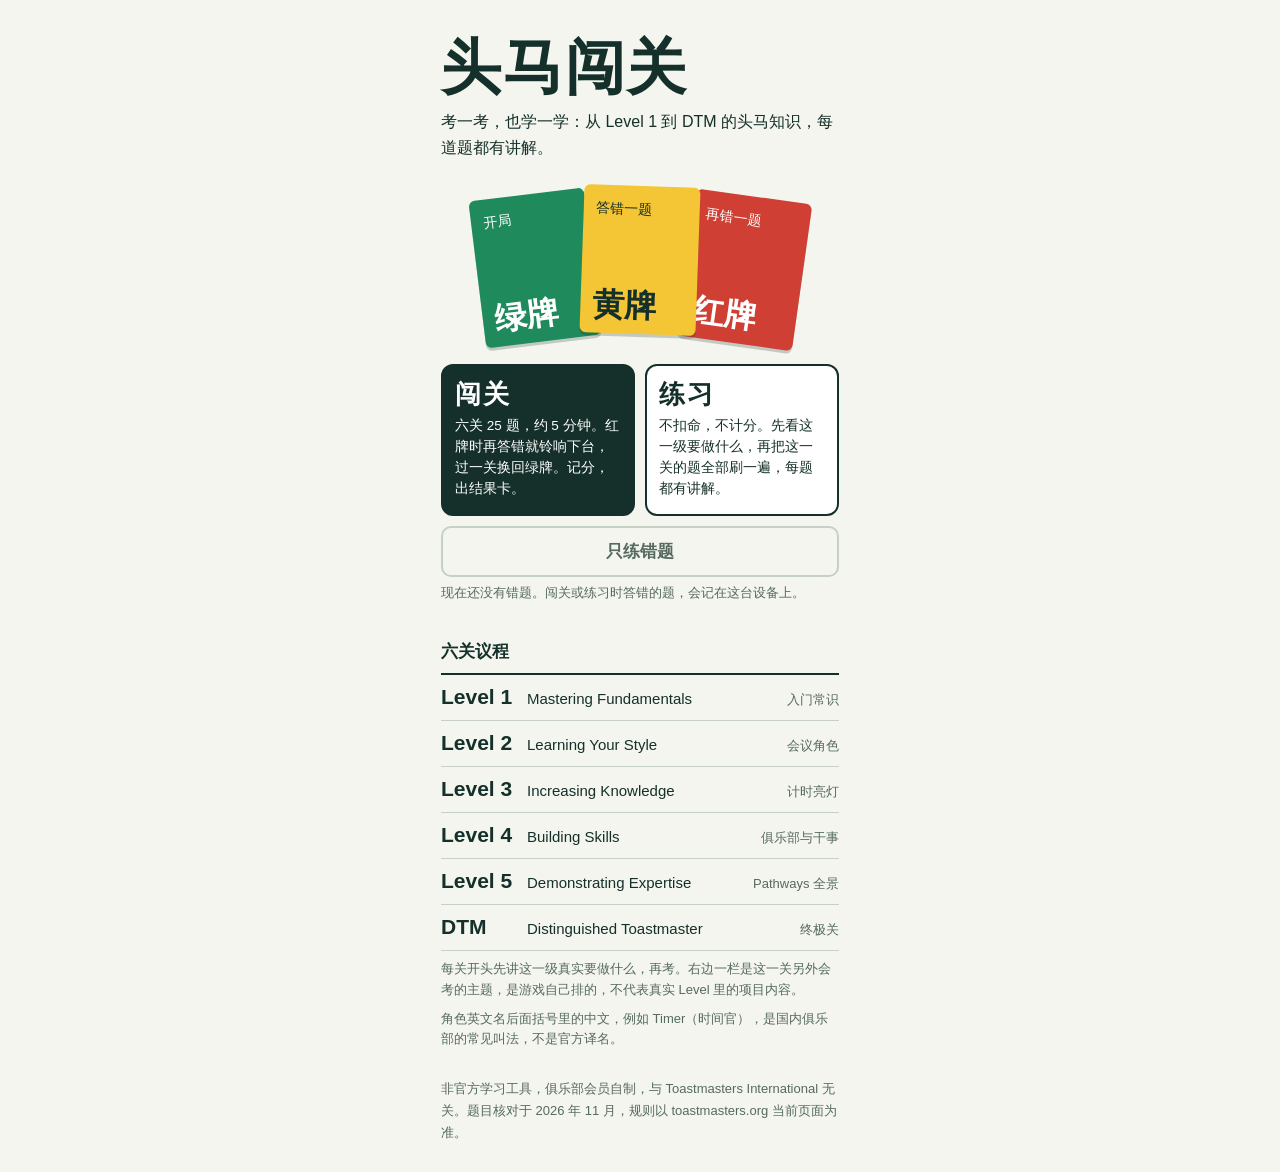
<file: index.html>
<!doctype html>
<html lang="zh-CN">
<head>
<meta charset="utf-8">
<meta name="viewport" content="width=device-width, initial-scale=1, viewport-fit=cover">
<title>头马闯关：从 Level 1 答到 DTM</title>
<link rel="stylesheet" href="style.css">
</head>
<body>
<main class="app">

    <section class="screen start" id="start">
        <h1 class="start-title">头马闯关</h1>
        <p class="start-sub">考一考，也学一学：从 Level 1 到 DTM 的头马知识，每道题都有讲解。</p>

        <div class="cards" aria-hidden="true">
            <div class="card card-green"><span>开局</span><b>绿牌</b></div>
            <div class="card card-yellow"><span>答错一题</span><b>黄牌</b></div>
            <div class="card card-red"><span>再错一题</span><b>红牌</b></div>
        </div>

        <div class="modes">
            <button class="mode mode-challenge" id="challenge-button" type="button">
                <b>闯关</b>
                <span>六关 25 题，约 5 分钟。红牌时再答错就铃响下台，过一关换回绿牌。记分，出结果卡。</span>
            </button>
            <button class="mode mode-practice" id="practice-button" type="button">
                <b>练习</b>
                <span>不扣命，不计分。先看这一级要做什么，再把这一关的题全部刷一遍，每题都有讲解。</span>
            </button>
        </div>
        <button class="secondary" id="wrong-button" type="button">只练错题</button>
        <p class="wrong-note" id="wrong-note"></p>
        <p class="best" id="best" hidden></p>

        <h2 class="route-title">六关议程</h2>
        <ol class="route" id="start-route"></ol>
        <p class="route-note">
            每关开头先讲这一级真实要做什么，再考。右边一栏是这一关另外会考的主题，是游戏自己排的，不代表真实
            Level 里的项目内容。
        </p>
        <p class="route-note">
            角色英文名后面括号里的中文，例如 Timer（时间官），是国内俱乐部的常见叫法，不是官方译名。
        </p>

        <p class="disclaimer">
            非官方学习工具，俱乐部会员自制，与 Toastmasters International 无关。题目核对于
            2026 年 11 月，规则以 toastmasters.org 当前页面为准。
        </p>
    </section>

    <section class="screen pick" id="pick" hidden>
        <button class="text-button" id="pick-back" type="button">回首页</button>
        <h1 class="pick-title">练习模式</h1>
        <p class="pick-sub">挑一关。不扣命，不计分，这一关的题全部过一遍，答错的会记进错题本。</p>
        <ol class="pick-list" id="pick-list"></ol>
    </section>

    <section class="screen play" id="play" hidden>
        <header class="band" id="band" data-light="green">
            <div class="band-row">
                <div class="band-level">
                    <span class="band-code" id="band-code"></span>
                    <span class="band-name" id="band-name"></span>
                </div>
                <div class="band-light">
                    <ol class="lamps" id="lamps" aria-hidden="true">
                        <li data-lamp="green"></li>
                        <li data-lamp="yellow"></li>
                        <li data-lamp="red"></li>
                    </ol>
                    <span class="band-left" id="band-left"></span>
                </div>
            </div>
            <div class="band-row band-meta">
                <span id="band-progress"></span>
                <span id="band-combo"></span>
                <span class="band-score" id="band-score"></span>
                <button class="band-exit" id="band-exit" type="button" hidden>回首页</button>
            </div>
        </header>
        <div class="stage" id="stage"></div>
        <div class="dock" id="dock" hidden>
            <button class="primary" id="dock-button" type="button"></button>
        </div>
    </section>

    <section class="screen result" id="result" hidden>
        <div class="shot" id="shot">
            <div class="rosette-wrap" id="rosette" data-tone="green">
                <i class="tail tail-left"></i>
                <i class="tail tail-right"></i>
                <div class="rosette">
                    <div class="rosette-core">
                        <span class="rosette-top">头马闯关</span>
                        <strong class="rosette-title" id="result-title"></strong>
                        <span class="rosette-sub" id="result-sub"></span>
                    </div>
                </div>
            </div>
            <dl class="tally" id="tally"></dl>
            <p class="shot-line" id="result-line"></p>
            <p class="shot-foot" id="result-foot"></p>
        </div>
        <p class="share-hint">截图发到群里，喊人来挑战。</p>
        <div class="result-actions">
            <button class="primary" id="again-button" type="button">再来一局</button>
            <button class="secondary" id="result-wrong" type="button" hidden></button>
            <button class="secondary" id="result-home" type="button">回首页</button>
        </div>
        <section class="review" id="review" hidden>
            <h2 class="review-title">这一局答错的题</h2>
            <p class="review-sub">每道题下面是完整讲解。这些题已经记进错题本。</p>
            <ol class="review-list" id="review-list"></ol>
        </section>
        <p class="disclaimer">
            非官方学习工具，与 Toastmasters International 无关。规则以 toastmasters.org 当前页面为准。
        </p>
    </section>

</main>
<script src="questions.js"></script>
<script src="game.js"></script>
</body>
</html>
</file>
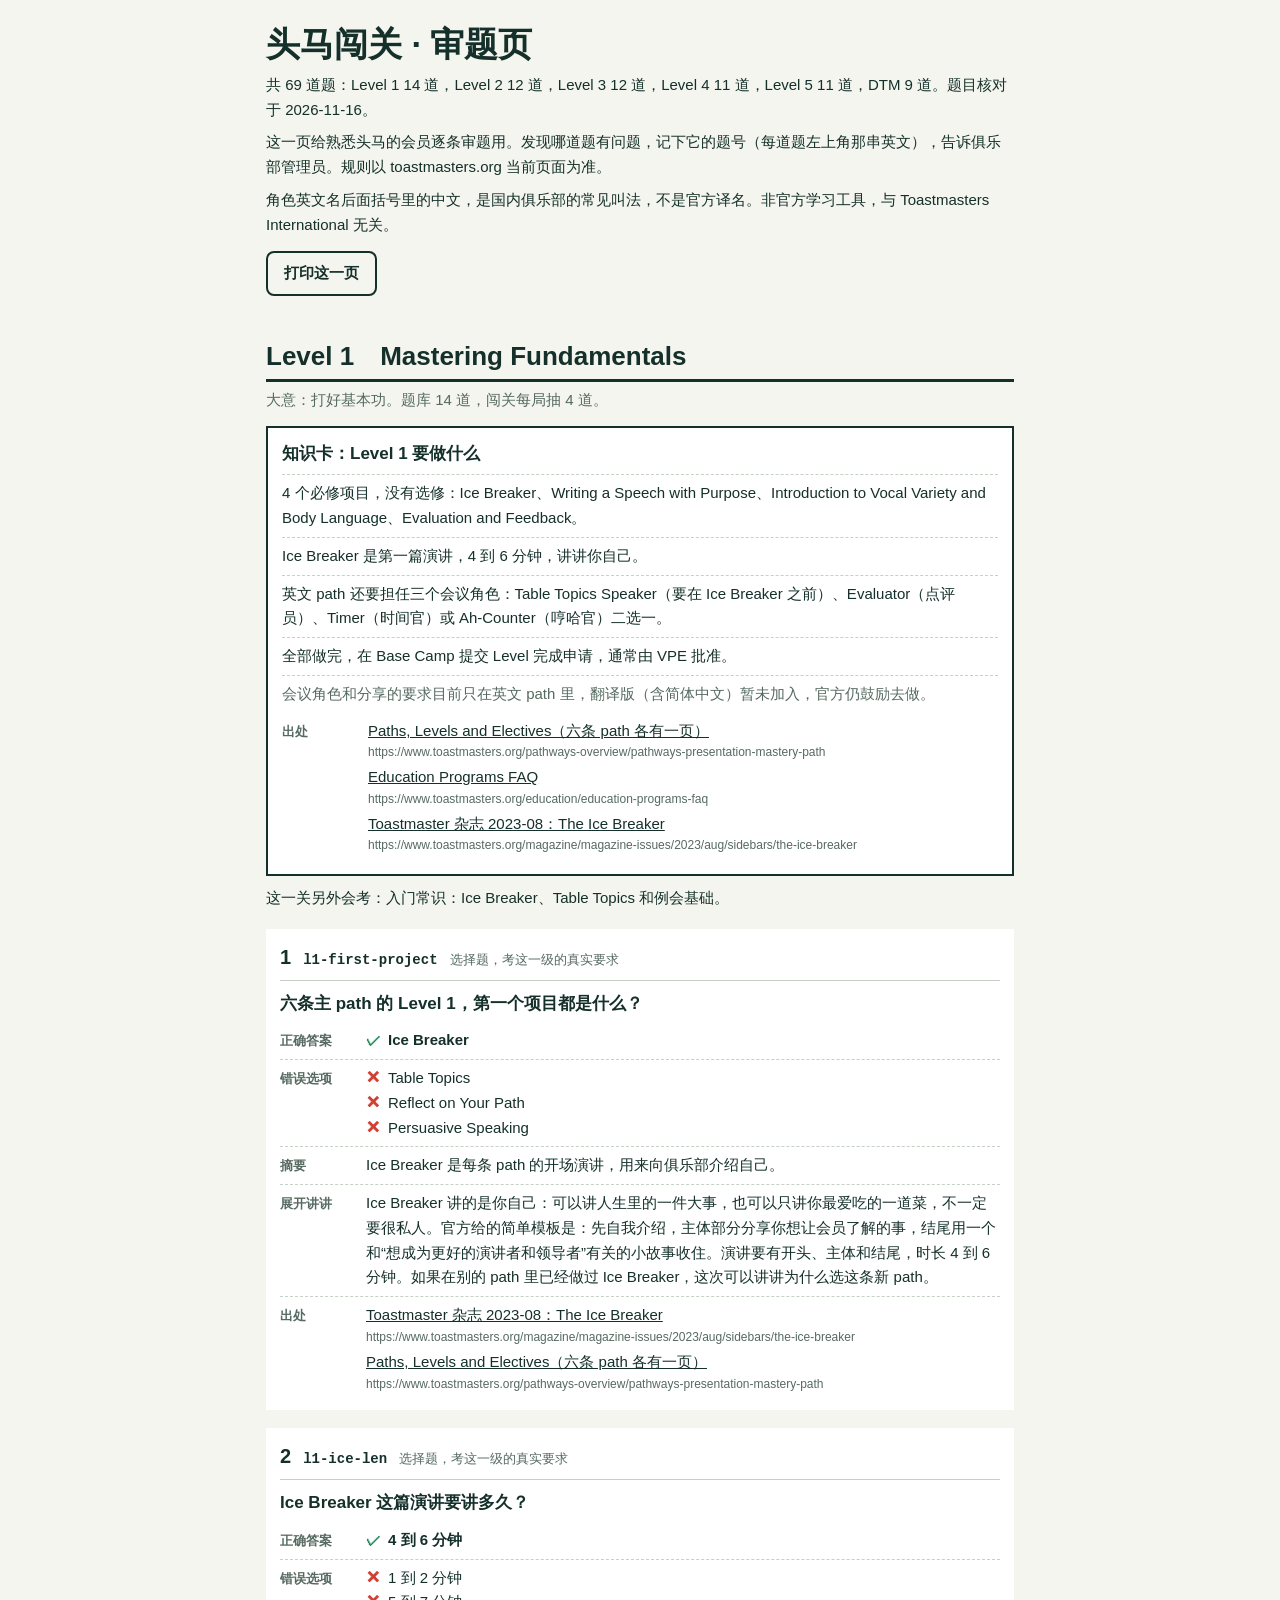
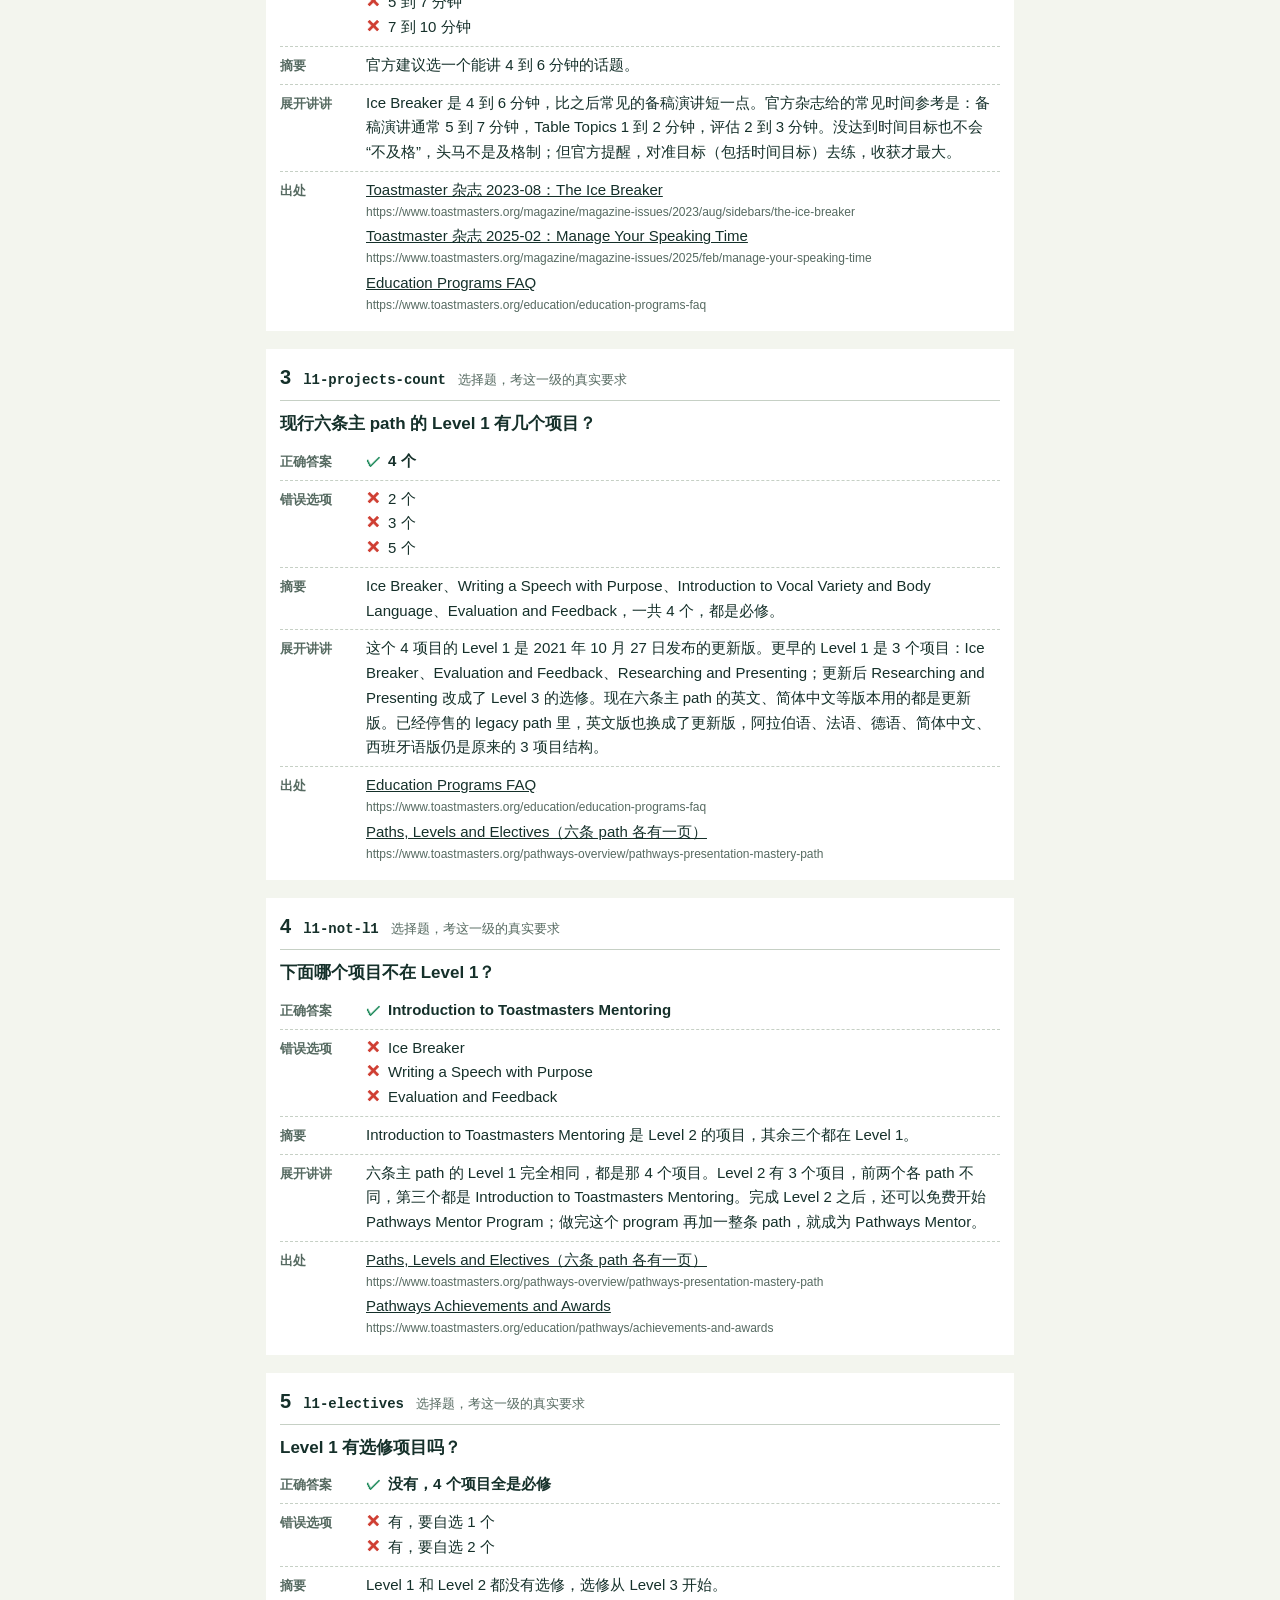
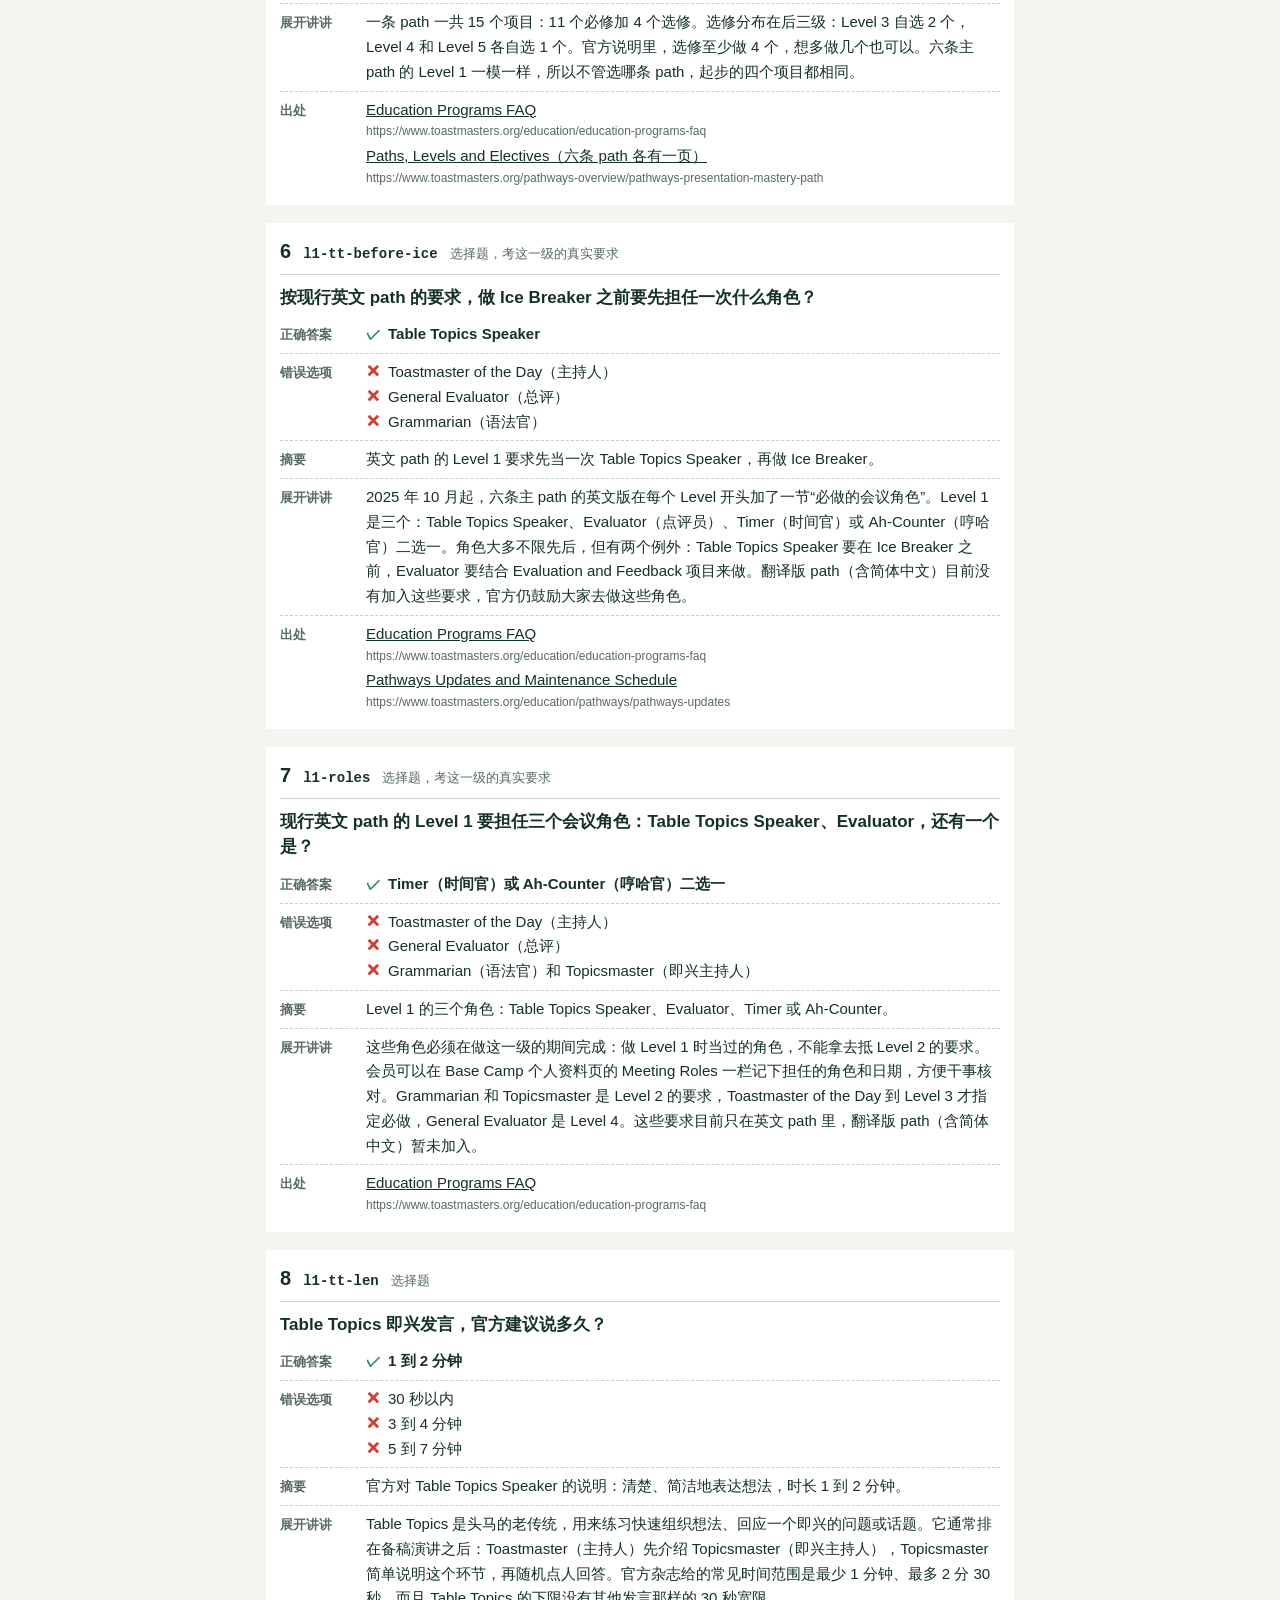
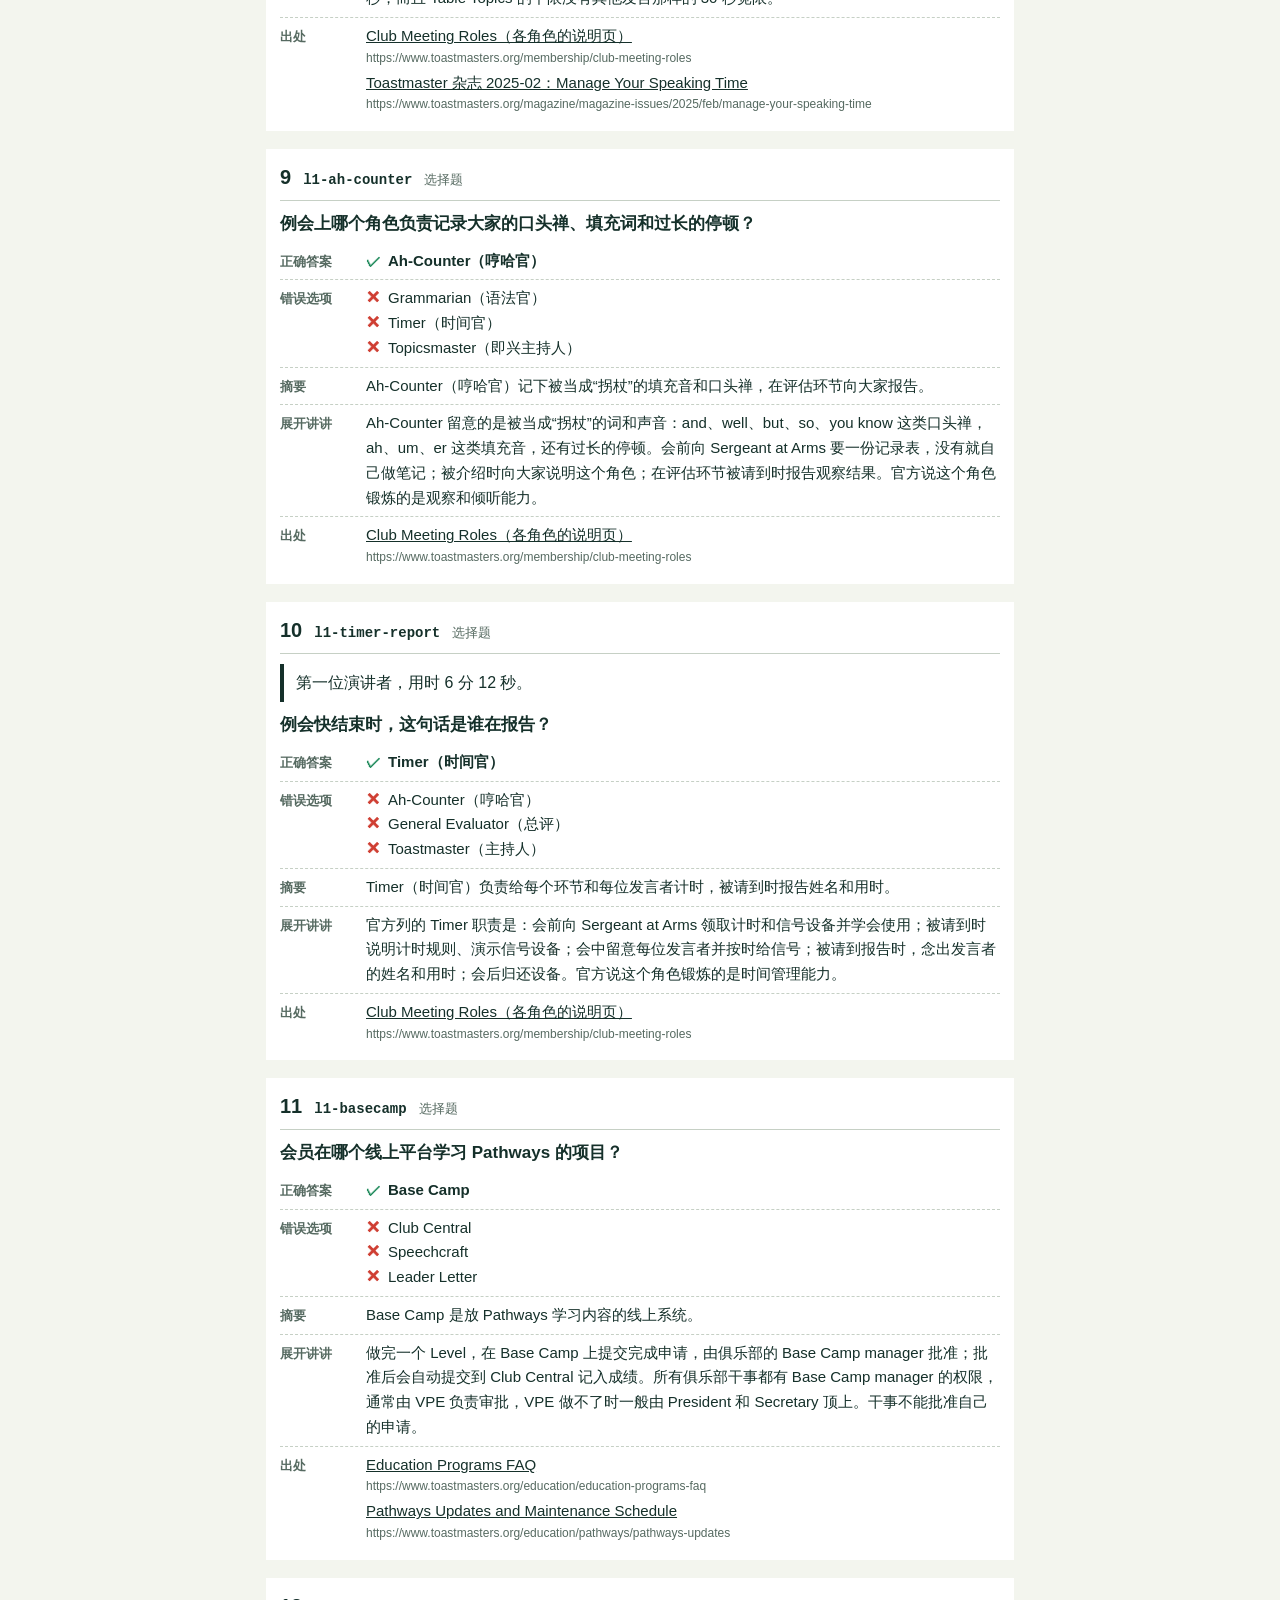
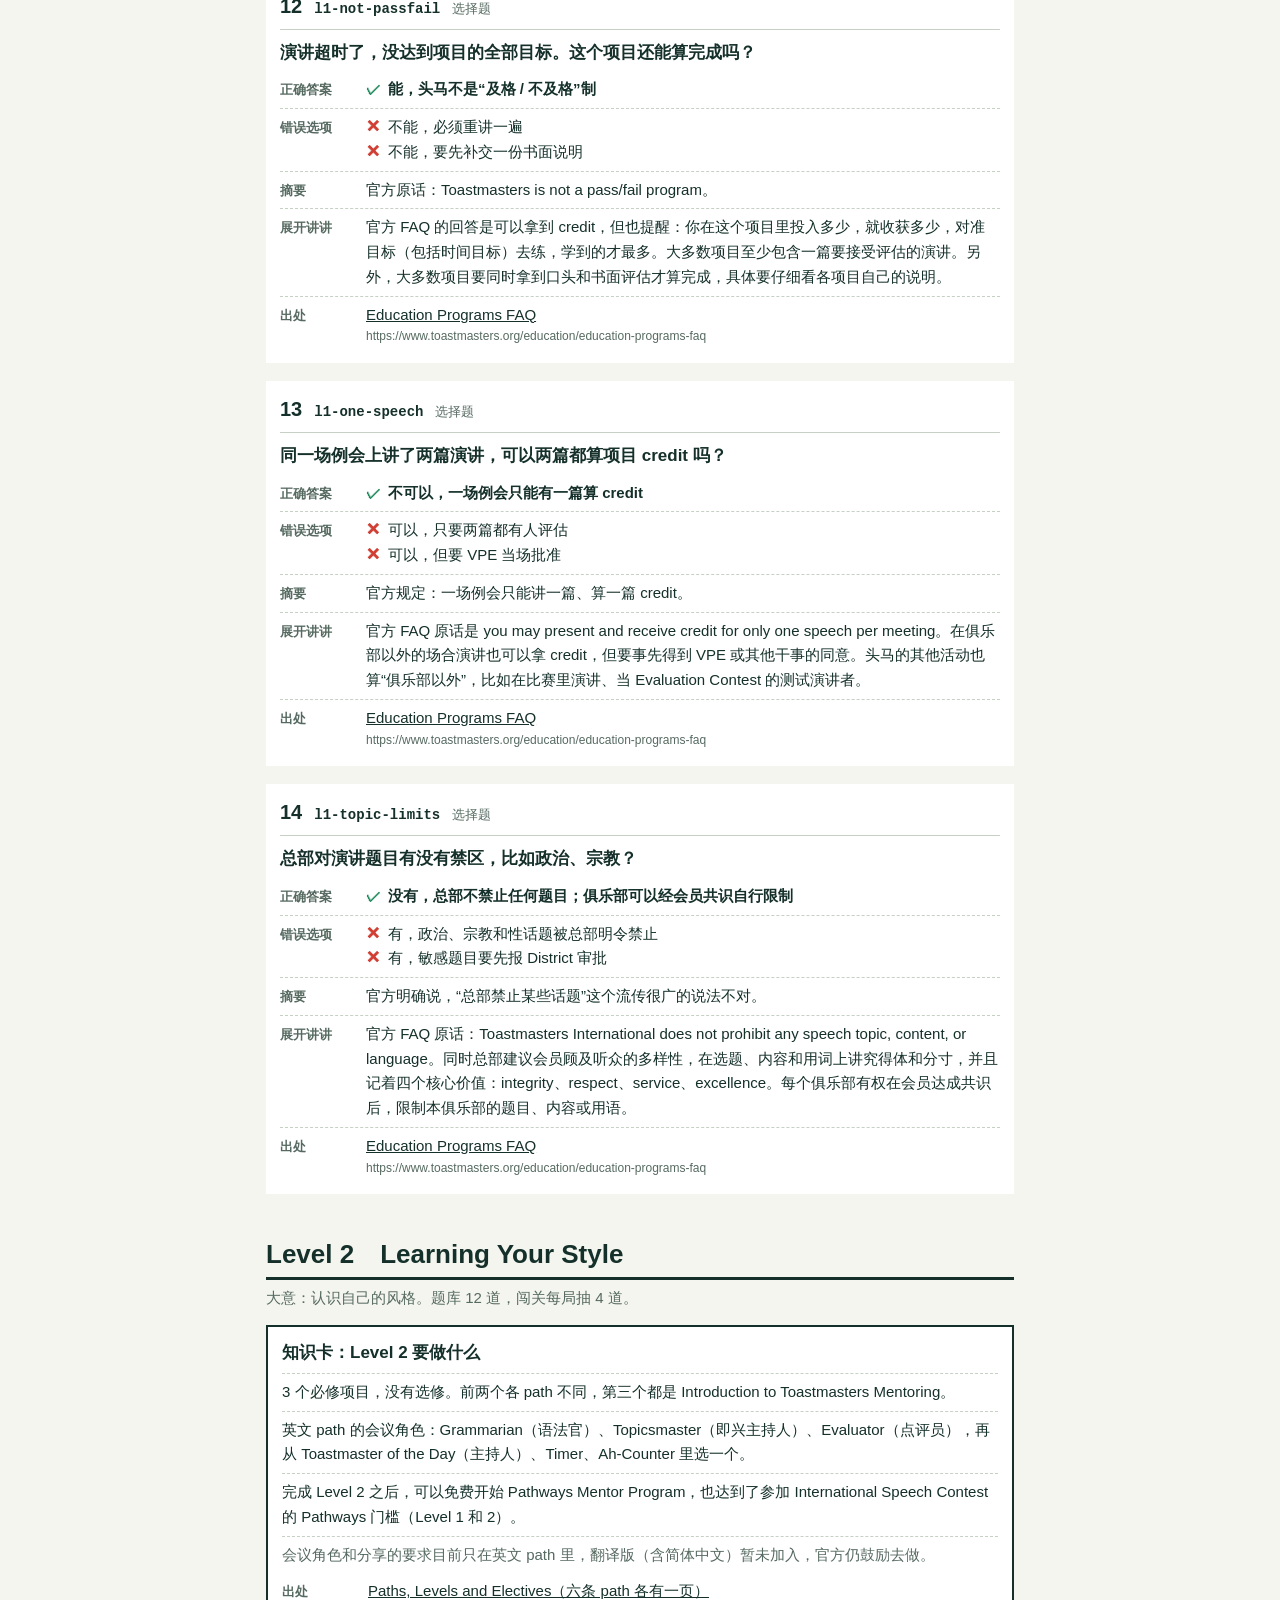
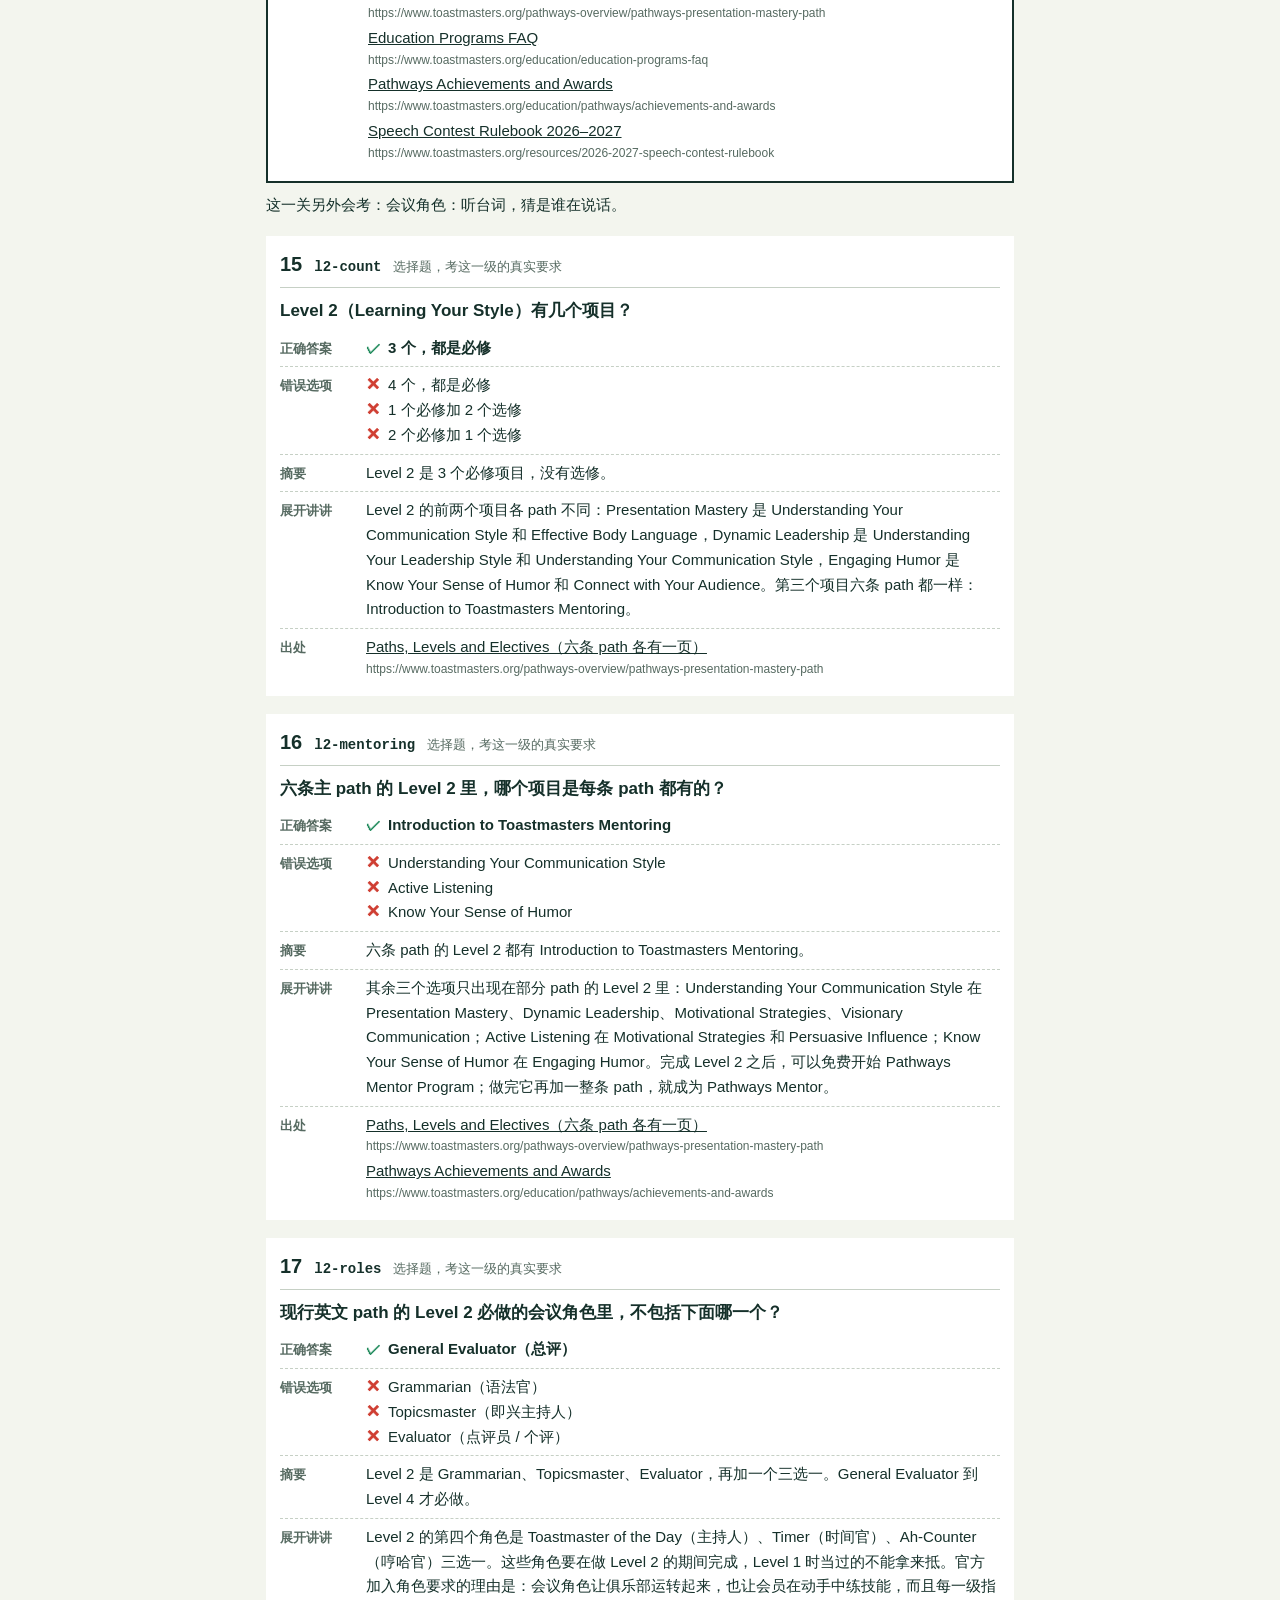
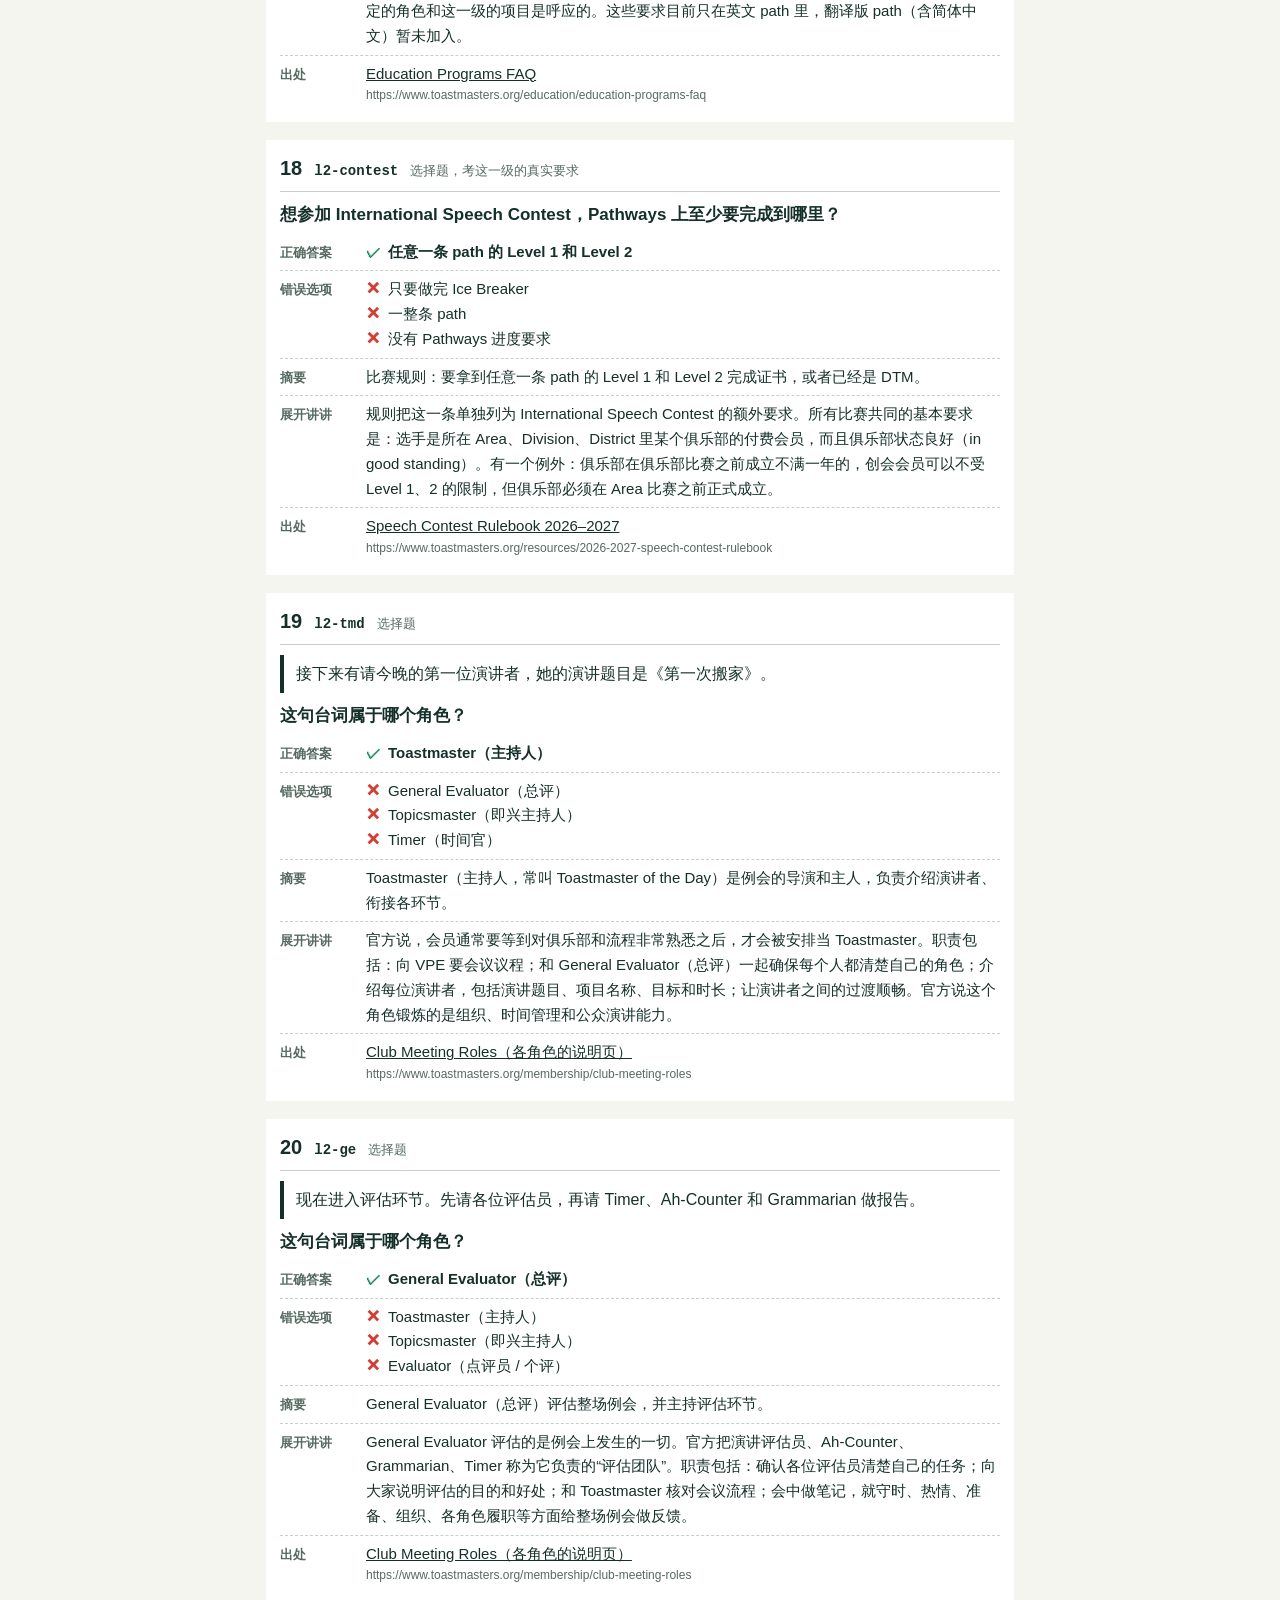
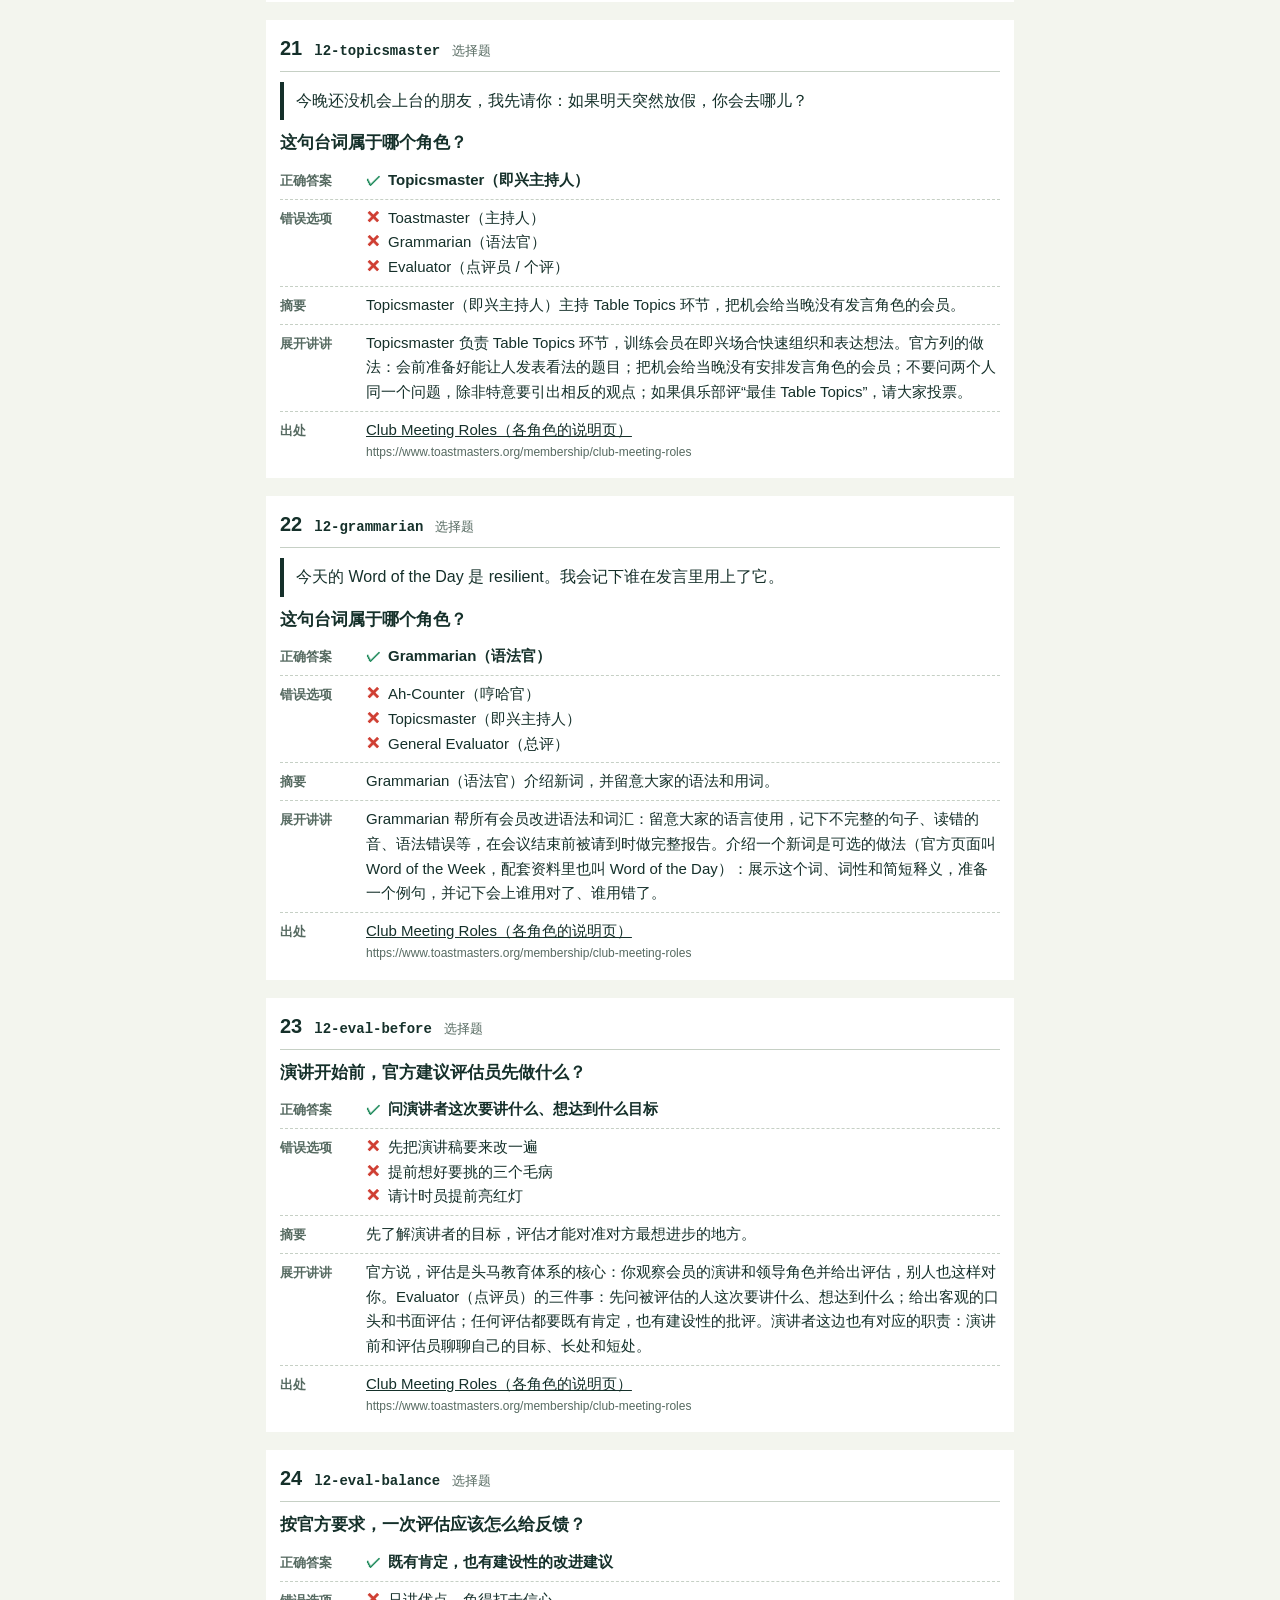
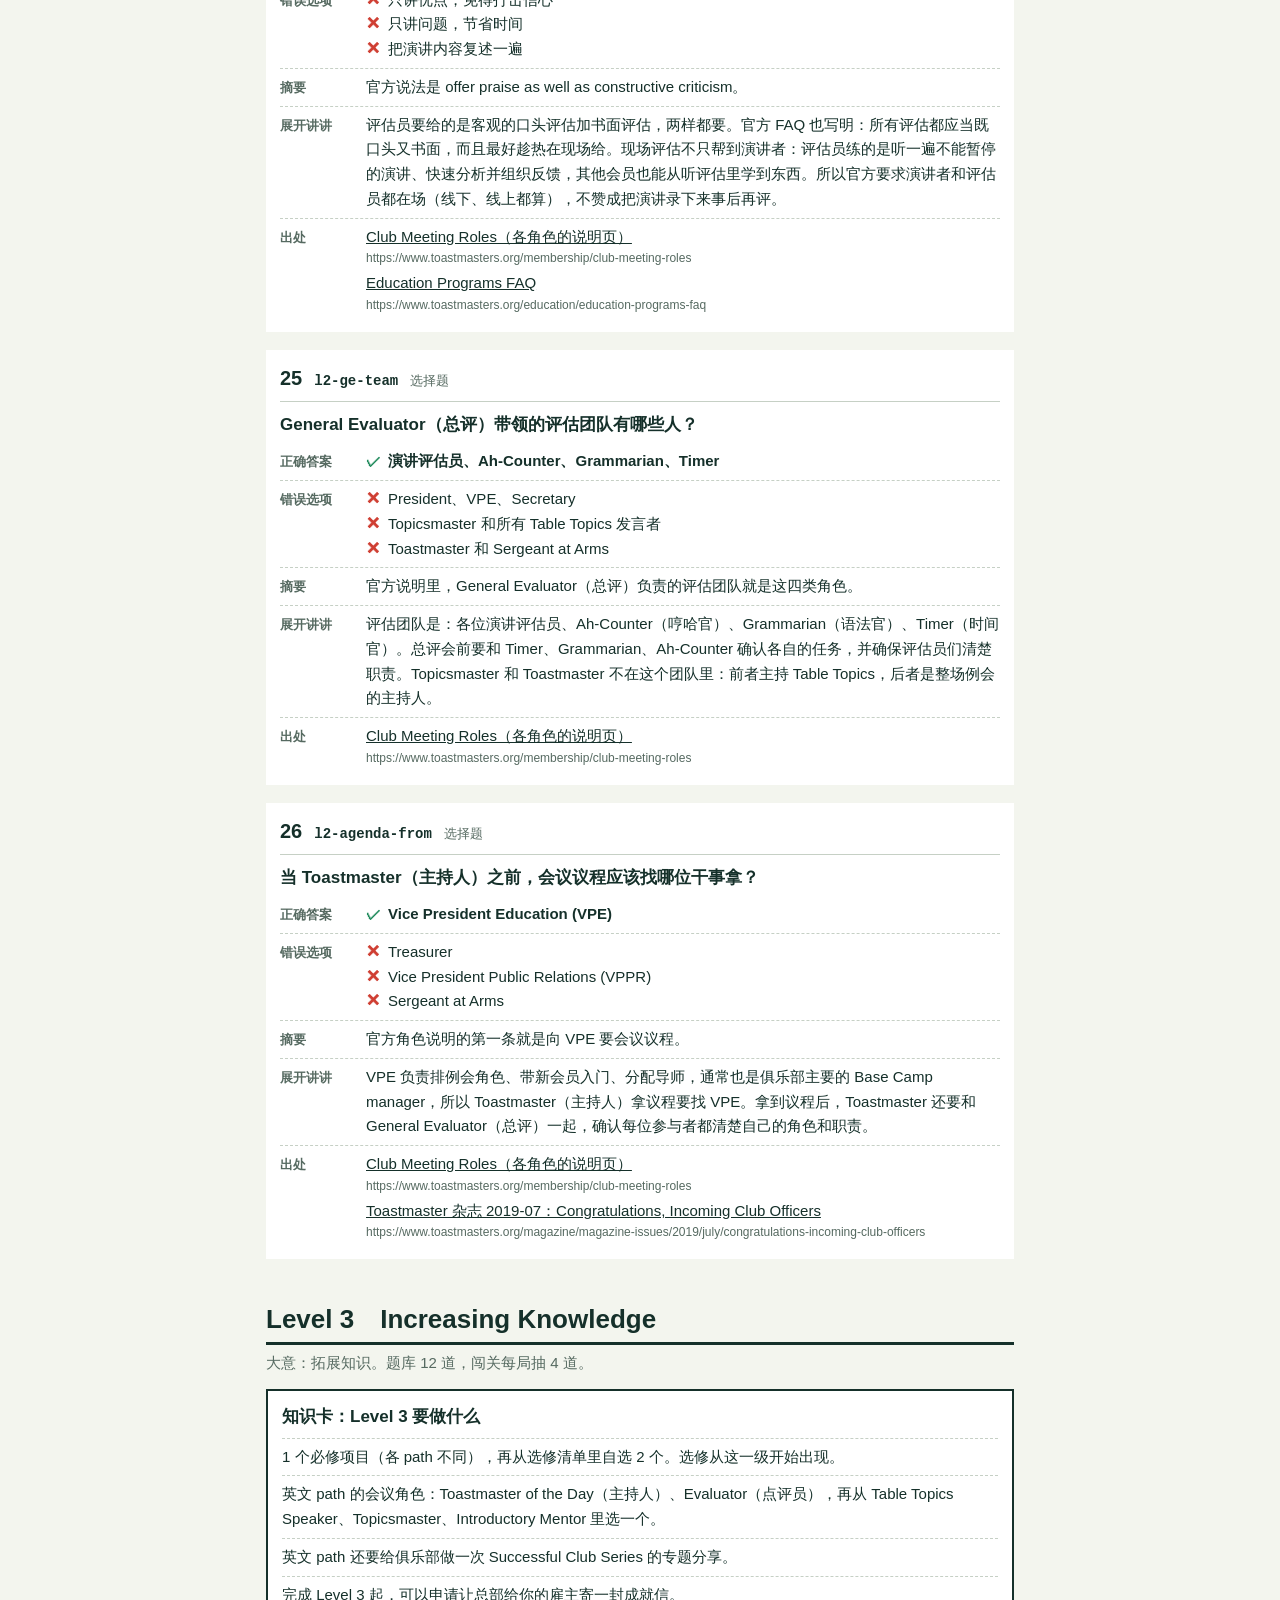
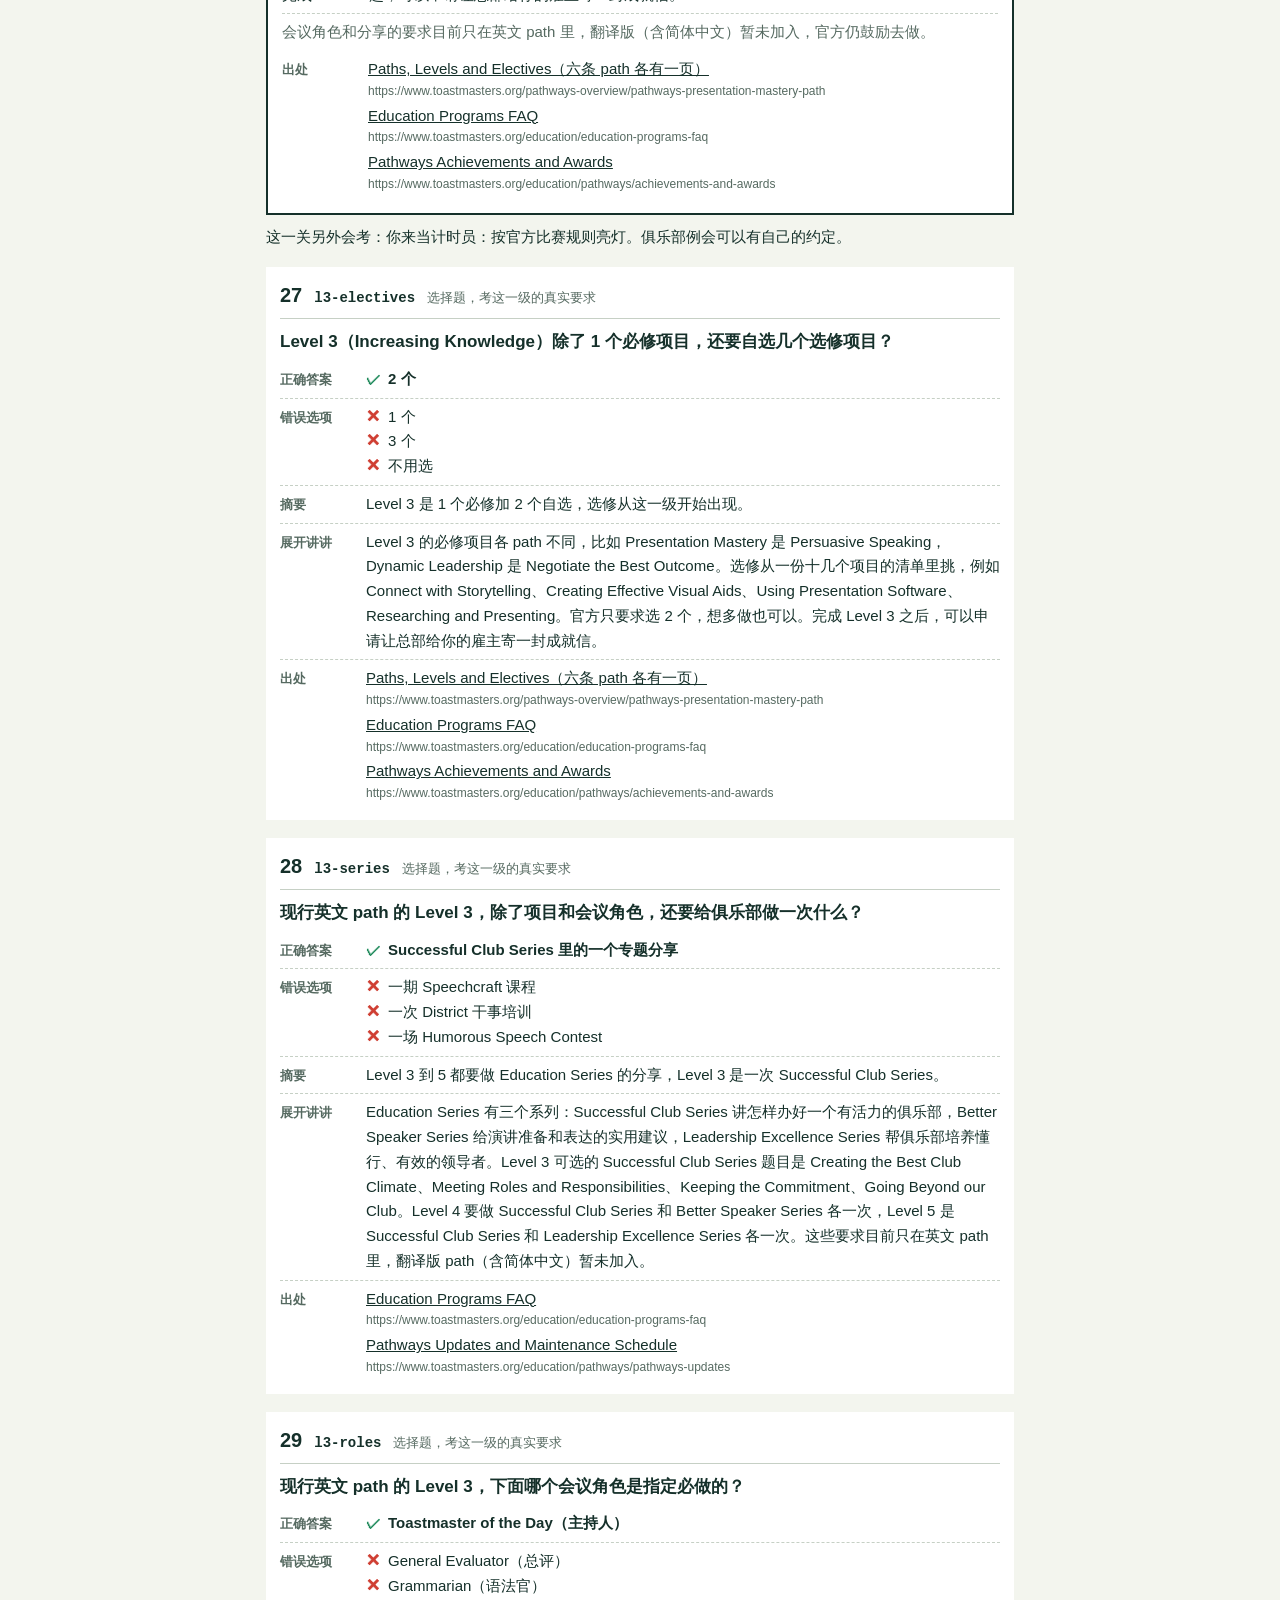
<file: review.html>
<!doctype html>
<html lang="zh-CN">
<head>
<meta charset="utf-8">
<meta name="viewport" content="width=device-width, initial-scale=1">
<title>头马闯关 · 审题页</title>
<style>
:root {
    --paper: #F3F5EE;
    --sheet: #FFFFFF;
    --ink: #15302A;
    --ink-soft: #566A61;
    --rule: #C6D0C5;
    --green: #1F8A5B;
    --red: #CF3F33;
    --sans: "PingFang SC", "HarmonyOS Sans SC", "MiSans", "Microsoft YaHei",
        "Noto Sans CJK SC", sans-serif;
    --num: "DIN Alternate", "Avenir Next Condensed", "Roboto Condensed", "Arial Narrow",
        var(--sans);
    --mono: "SF Mono", Menlo, Consolas, monospace;
}
* { box-sizing: border-box; }
html, body { margin: 0; }
body {
    background: var(--paper);
    color: var(--ink);
    font-family: var(--sans);
    font-size: 15px;
    line-height: 1.65;
    -webkit-text-size-adjust: 100%;
}
h1, h2, h3, p, ul, blockquote { margin: 0; padding: 0; }
ul { list-style: none; }
a { color: inherit; }
main { max-width: 780px; margin: 0 auto; padding: 24px 16px 60px; }

.top-title { font-size: 34px; line-height: 1.2; font-weight: 800; }
.top-line { margin-top: 8px; }
.print-button {
    margin-top: 14px;
    padding: 8px 16px;
    border: 2px solid var(--ink);
    border-radius: 8px;
    background: transparent;
    font: inherit;
    font-weight: 600;
    color: inherit;
    cursor: pointer;
}

.level { margin-top: 44px; }
.level-title {
    padding-bottom: 6px;
    border-bottom: 3px solid var(--ink);
    font-size: 26px;
    line-height: 1.25;
    font-weight: 800;
}
.level-meta { margin-top: 6px; color: var(--ink-soft); }
.level-theme { margin-top: 10px; }

.know {
    margin-top: 14px;
    padding: 12px 14px;
    border: 2px solid var(--ink);
    background: var(--sheet);
}
.know-title { font-size: 17px; font-weight: 800; }
.know-list li { padding: 6px 0; border-top: 1px dashed var(--rule); }
.know-list li:first-child { margin-top: 6px; }
.know-note { padding: 6px 0; border-top: 1px dashed var(--rule); color: var(--ink-soft); }

.item { margin-top: 18px; padding: 12px 14px 10px; background: var(--sheet); break-inside: avoid; }
.item-head {
    display: flex;
    flex-wrap: wrap;
    align-items: baseline;
    gap: 4px 12px;
    padding-bottom: 6px;
    border-bottom: 1px solid var(--rule);
}
.item-number { font-family: var(--num); font-size: 20px; font-weight: 700; }
.item-id { font-family: var(--mono); font-size: 14px; font-weight: 700; }
.item-tags { font-size: 13px; color: var(--ink-soft); }
.item-quote {
    margin-top: 10px;
    padding: 6px 12px;
    border-left: 4px solid var(--ink);
    font-size: 16px;
}
.item-stem { margin: 10px 0 6px; font-size: 17px; line-height: 1.5; font-weight: 700; }

.field { display: grid; grid-template-columns: 76px 1fr; gap: 0 10px; padding: 6px 0; }
.field + .field { border-top: 1px dashed var(--rule); }
.field-label { font-size: 13px; font-weight: 700; color: var(--ink-soft); padding-top: 2px; }
.options li { padding-left: 22px; text-indent: -22px; }
.options li::before { display: inline-block; width: 22px; text-indent: 0; font-weight: 800; }
.options.is-right li { font-weight: 700; }
.options.is-right li::before { content: "✓"; color: var(--green); }
.options.is-wrong li::before { content: "✕"; color: var(--red); }
.sources li + li { margin-top: 2px; }
.sources .is-missing { color: var(--red); font-weight: 700; }
.source-url {
    display: block;
    font-size: 12px;
    color: var(--ink-soft);
    word-break: break-all;
}

@media (max-width: 480px) {
    .field { grid-template-columns: 1fr; }
    .top-title { font-size: 28px; }
}
@media print {
    body { background: #fff; font-size: 11pt; }
    main { max-width: none; padding: 0; }
    .print-button { display: none; }
    .item, .know { border: 1px solid var(--rule); }
    .level-title { break-after: avoid; }
}
</style>
</head>
<body>
<main id="review-root"></main>
<script src="questions.js"></script>
<script src="review.js"></script>
</body>
</html>
</file>
<file: style.css>
:root {
    --paper: #F3F5EE;
    --sheet: #FFFFFF;
    --ink: #15302A;
    --ink-soft: #566A61;
    --rule: #C6D0C5;
    --green: #1F8A5B;
    --yellow: #F4C534;
    --red: #CF3F33;
    --sans: "PingFang SC", "HarmonyOS Sans SC", "MiSans", "Microsoft YaHei",
        "Noto Sans CJK SC", sans-serif;
    --num: "DIN Alternate", "DIN Condensed", "Avenir Next Condensed", "Roboto Condensed",
        "Arial Narrow", var(--sans);
    --kai: "Kaiti SC", "STKaiti", "KaiTi", "KaiTi_GB2312", var(--sans);
}

* { box-sizing: border-box; }
html, body { margin: 0; }
body {
    background: var(--paper);
    color: var(--ink);
    font-family: var(--sans);
    font-size: 16px;
    line-height: 1.6;
    -webkit-text-size-adjust: 100%;
}
button { font: inherit; color: inherit; cursor: pointer; -webkit-tap-highlight-color: transparent; }
button:disabled { cursor: default; }
button:focus-visible, a:focus-visible { outline: 3px solid var(--ink); outline-offset: 3px; }
[hidden] { display: none !important; }
h1, h2, p, ol, dl, dd, blockquote { margin: 0; padding: 0; }
ol { list-style: none; }

.app { max-width: 430px; margin: 0 auto; }
.screen { padding: 0 16px 28px; }

.primary {
    display: block;
    width: 100%;
    min-height: 54px;
    padding: 12px 16px;
    border: 0;
    border-radius: 10px;
    background: var(--ink);
    color: #fff;
    font-size: 18px;
    font-weight: 600;
    letter-spacing: 0.04em;
}
.primary:active { transform: translateY(1px); }
.secondary {
    display: block;
    width: 100%;
    min-height: 50px;
    padding: 10px 16px;
    border: 2px solid var(--ink);
    border-radius: 10px;
    background: transparent;
    font-size: 17px;
    font-weight: 600;
}
.secondary:disabled { border-color: var(--rule); color: var(--ink-soft); }
.text-button {
    padding: 8px 0;
    border: 0;
    background: transparent;
    font-size: 15px;
    text-decoration: underline;
    text-underline-offset: 3px;
}

.disclaimer { margin-top: 28px; font-size: 13px; line-height: 1.7; color: var(--ink-soft); }

/* ── 开始页 ─────────────────────────────────────────────── */
.start { padding-top: 36px; }
.start-title { font-size: 60px; line-height: 1.05; font-weight: 800; letter-spacing: 0.03em; }
.start-sub { margin-top: 10px; font-size: 16px; }

/* 三张计时牌就是规则说明：看一眼就知道答错的代价 */
.cards { display: flex; justify-content: center; margin: 26px 0 30px; }
.card {
    display: flex;
    flex-direction: column;
    justify-content: space-between;
    width: 116px;
    height: 148px;
    padding: 12px 12px 10px;
    border-radius: 6px;
    box-shadow: 0 3px 0 rgba(21, 48, 42, 0.22);
}
.card span { font-size: 14px; }
.card b { font-size: 32px; line-height: 1.1; font-weight: 800; }
.card-green { background: var(--green); color: #fff; transform: rotate(-7deg) translateY(8px); }
.card-yellow {
    position: relative;
    z-index: 1;
    margin: 0 -10px;
    background: var(--yellow);
    transform: rotate(2deg);
}
.card-red { background: var(--red); color: #fff; transform: rotate(8deg) translateY(10px); }

/* 闯关和练习是并排的两个入口：一个考，一个学，谁也不是谁的附属 */
.modes { display: grid; grid-template-columns: 1fr 1fr; gap: 10px; margin-bottom: 10px; }
.mode {
    display: flex;
    flex-direction: column;
    gap: 6px;
    padding: 14px 12px 14px;
    border: 2px solid var(--ink);
    border-radius: 12px;
    text-align: left;
}
.mode b { font-size: 26px; line-height: 1.15; font-weight: 800; letter-spacing: 0.06em; }
.mode span { font-size: 13.5px; line-height: 1.55; }
.mode-challenge { background: var(--ink); color: #fff; }
.mode-practice { background: var(--sheet); }
.mode:active { transform: translateY(1px); }
.wrong-note { margin-top: 6px; font-size: 13px; color: var(--ink-soft); }
.best { margin-top: 10px; font-size: 14px; color: var(--ink-soft); }

/* ── 练习选关 ───────────────────────────────────────────── */
.pick { padding-top: 14px; }
.pick-title { margin-top: 6px; font-size: 40px; line-height: 1.15; font-weight: 800; }
.pick-sub { margin: 8px 0 18px; font-size: 15px; }
.pick-list { border-top: 2px solid var(--ink); }
.pick-row { border-bottom: 1px solid var(--rule); }
.pick-button {
    display: grid;
    grid-template-columns: 76px 1fr auto;
    align-items: center;
    gap: 0 10px;
    width: 100%;
    padding: 12px 0;
    border: 0;
    background: transparent;
    text-align: left;
}
.pick-button:active { background: rgba(21, 48, 42, 0.07); }
.pick-code { font-family: var(--num); font-size: 22px; font-weight: 700; }
.pick-text { display: flex; flex-direction: column; min-width: 0; }
.pick-text b { font-size: 15px; font-weight: 700; }
.pick-text span { font-size: 13px; color: var(--ink-soft); }
.pick-count { display: flex; flex-direction: column; align-items: flex-end; font-size: 14px; }
.pick-count em { font-style: normal; font-size: 13px; font-weight: 700; color: var(--red); }

.route-title { margin: 34px 0 8px; font-size: 17px; font-weight: 700; }
.route { border-top: 2px solid var(--ink); }
.route-row {
    display: grid;
    grid-template-columns: 76px 1fr auto;
    align-items: baseline;
    gap: 0 10px;
    padding: 9px 0;
    border-bottom: 1px solid var(--rule);
}
.route-code { font-family: var(--num); font-size: 21px; font-weight: 700; line-height: 1.2; }
.route-name { font-size: 15px; }
.route-short { font-size: 13px; color: var(--ink-soft); white-space: nowrap; }
.route-row.is-done { color: var(--ink-soft); }
.route-row.is-done .route-short { color: var(--green); font-weight: 600; }
.route-row.is-current { box-shadow: inset 5px 0 0 var(--ink); padding-left: 14px; }
.route-row.is-current .route-name { font-weight: 700; }
.route-note { margin-top: 8px; font-size: 13px; color: var(--ink-soft); }

/* ── 游戏页 ─────────────────────────────────────────────── */
.play {
    display: flex;
    flex-direction: column;
    min-height: 100vh;
    min-height: 100dvh;
    padding-bottom: 0;
}

/* 顶上这张牌就是血条：颜色即当前处境 */
.band {
    position: sticky;
    top: 0;
    z-index: 5;
    margin: 0 -16px;
    padding: 12px 16px 10px;
    border-radius: 0 0 14px 14px;
    background: var(--green);
    color: #fff;
    transform-origin: 50% 0;
}
.band[data-light="yellow"] { background: var(--yellow); color: var(--ink); }
.band[data-light="red"] { background: var(--red); }
.band[data-light="practice"] { background: var(--ink); }
.band.is-flipping { animation: flip 360ms ease-in-out; }
@keyframes flip {
    0%, 100% { transform: perspective(600px) rotateX(0); }
    50% { transform: perspective(600px) rotateX(-88deg); }
}
.band-row { display: flex; align-items: flex-end; justify-content: space-between; gap: 12px; }
.band-level { display: flex; flex-direction: column; min-width: 0; }
.band-code { font-family: var(--num); font-size: 40px; font-weight: 700; line-height: 1; }
.band-name { margin-top: 2px; font-size: 15px; font-weight: 600; }
.band-light { display: flex; flex-direction: column; align-items: flex-end; flex: none; }
/* 三张小牌垫一块白底，不然绿牌压在绿色的大牌上就看不见了 */
.lamps {
    display: flex;
    align-items: center;
    gap: 4px;
    padding: 4px 6px;
    border-radius: 6px;
    background: #fff;
}
.lamps li { width: 13px; height: 17px; border-radius: 2px; opacity: 0.22; }
.lamps li[data-lamp="green"] { background: var(--green); }
.lamps li[data-lamp="yellow"] { background: var(--yellow); }
.lamps li[data-lamp="red"] { background: var(--red); }
.lamps li.is-on { opacity: 1; transform: scale(1.2); }
.band-left { margin-top: 4px; font-size: 14px; font-weight: 600; }
.band-meta {
    align-items: baseline;
    margin-top: 8px;
    padding-top: 6px;
    border-top: 1px solid rgba(255, 255, 255, 0.45);
    font-size: 14px;
    font-variant-numeric: tabular-nums;
}
.band[data-light="yellow"] .band-meta { border-top-color: rgba(21, 48, 42, 0.35); }
.band-score { margin-left: auto; font-weight: 700; }
.band-exit {
    margin-left: auto;
    padding: 0;
    border: 0;
    background: transparent;
    color: inherit;
    font-size: 14px;
    text-decoration: underline;
    text-underline-offset: 3px;
}

.stage { flex: 1; padding: 22px 0 16px; }

.dock {
    position: sticky;
    bottom: 0;
    z-index: 4;
    margin: 0 -16px;
    padding: 14px 16px calc(16px + env(safe-area-inset-bottom));
    background: linear-gradient(to bottom, rgba(243, 245, 238, 0), var(--paper) 30%);
}

/* 过关与关卡介绍 */
.cleared {
    margin-bottom: 22px;
    padding: 12px 14px;
    border: 2px solid var(--ink);
    border-radius: 10px;
}
.cleared-head { font-size: 22px; font-weight: 800; }
.cleared-note { font-size: 15px; }
.intro-name { font-size: 30px; line-height: 1.2; font-weight: 800; }
.intro-gloss { margin: 4px 0 16px; font-size: 18px; color: var(--ink-soft); }
.intro-fact { margin: 14px 0 12px; font-size: 15px; }

/* 知识卡：做成议程纸上的一栏，先讲这一级真实要做什么，后面的题才考 */
.know { padding: 12px 14px 12px; border-radius: 10px; background: var(--sheet); }
.know-title { margin: 0 0 6px; font-size: 18px; font-weight: 800; }
.know-list { margin: 0; padding: 0; list-style: none; }
.know-list li {
    position: relative;
    padding: 7px 0 7px 16px;
    border-top: 1px dashed var(--rule);
    font-size: 15px;
    line-height: 1.6;
}
.know-list li::before {
    content: "";
    position: absolute;
    left: 0;
    top: 17px;
    width: 7px;
    height: 7px;
    background: var(--ink);
}
.know-note {
    padding-top: 8px;
    border-top: 1px dashed var(--rule);
    font-size: 14px;
    color: var(--ink-soft);
}

/* 练完一关的小结 */
.done-title { font-size: 30px; line-height: 1.2; font-weight: 800; }
.done-note { margin: 6px 0 18px; font-size: 16px; }
.done-actions, .result-actions { display: grid; gap: 10px; }
.done .review-title { margin-top: 28px; }
.intro-fact b { font-weight: 700; }
.intro .route { margin-top: 22px; }

/* 题目 */
.quote {
    position: relative;
    margin-bottom: 24px;
    padding: 14px 16px;
    border: 2px solid var(--ink);
    border-radius: 16px;
    background: var(--sheet);
    font-family: var(--kai);
    font-size: 21px;
    line-height: 1.55;
}
/* 气泡的小尾巴：让这句话读起来是有人在台上说的 */
.quote::after {
    content: "";
    position: absolute;
    left: 28px;
    bottom: -11px;
    width: 18px;
    height: 18px;
    border-right: 2px solid var(--ink);
    border-bottom: 2px solid var(--ink);
    background: var(--sheet);
    transform: rotate(45deg) skew(12deg, 12deg);
}
.q-text { font-size: 20px; line-height: 1.5; font-weight: 700; }
.q-hint { margin-top: 6px; font-size: 14px; color: var(--ink-soft); }

/* 选项排成一张选票：例会上大家就是这样投最佳演讲者的 */
.opts { margin-top: 16px; border-top: 2px solid var(--ink); }
.opt {
    display: flex;
    align-items: flex-start;
    gap: 12px;
    width: 100%;
    padding: 14px 4px;
    border: 0;
    border-bottom: 1px solid var(--rule);
    background: transparent;
    text-align: left;
    font-size: 17px;
    line-height: 1.45;
}
.opt:not(:disabled):active { background: rgba(21, 48, 42, 0.07); }
.opt-box {
    display: grid;
    place-items: center;
    flex: none;
    width: 24px;
    height: 24px;
    margin-top: 1px;
    border: 2px solid var(--ink);
    border-radius: 4px;
    background: var(--sheet);
    color: #fff;
    font-size: 16px;
    font-weight: 800;
    line-height: 1;
}
.opt.is-right { font-weight: 700; }
.opt.is-right .opt-box { border-color: var(--green); background: var(--green); }
.opt.is-right .opt-box::after { content: "✓"; }
.opt.is-wrong { color: var(--red); }
.opt.is-wrong .opt-text { text-decoration: line-through; }
.opt.is-wrong .opt-box { border-color: var(--red); background: var(--red); }
.opt.is-wrong .opt-box::after { content: "✕"; }
.opt.is-dim { opacity: 0.45; }

/* 亮灯题 */
.clock { display: flex; flex-direction: column; align-items: center; margin-bottom: 14px; }
.clock-contest { font-size: 15px; color: var(--ink-soft); }
.clock-time {
    font-family: var(--num);
    font-size: 92px;
    font-weight: 700;
    line-height: 1.05;
    letter-spacing: 0.02em;
    font-variant-numeric: tabular-nums;
}
.lamp-opts { display: grid; grid-template-columns: repeat(3, 1fr); gap: 10px; margin-top: 16px; }
.lamp-opt {
    position: relative;
    min-height: 88px;
    border: 0;
    border-radius: 8px;
    color: #fff;
    font-size: 22px;
    font-weight: 800;
}
.lamp-opt[data-value="green"] { background: var(--green); }
.lamp-opt[data-value="yellow"] { background: var(--yellow); color: var(--ink); }
.lamp-opt[data-value="red"] { background: var(--red); }
.lamp-opt[data-value="none"] {
    grid-column: 1 / -1;
    min-height: 54px;
    border: 2px dashed var(--ink);
    background: transparent;
    color: var(--ink);
    font-size: 18px;
}
.lamp-opt:not(:disabled):active { transform: translateY(2px); }
.lamp-opt.is-right { outline: 4px solid var(--ink); outline-offset: 2px; }
.lamp-opt.is-right::after { content: " ✓"; }
.lamp-opt.is-wrong { opacity: 0.6; text-decoration: line-through; }
.lamp-opt.is-wrong::after { content: " ✕"; }
.lamp-opt.is-dim { opacity: 0.3; }

/* 排序题 */
.slots { margin-top: 14px; border-top: 2px solid var(--ink); }
.slot {
    display: grid;
    grid-template-columns: 70px 1fr;
    align-items: center;
    gap: 10px;
    padding: 6px 0;
    border-bottom: 1px solid var(--rule);
}
.slot-label { font-family: var(--num); font-size: 20px; font-weight: 700; }
.slot-fill {
    min-height: 40px;
    padding: 6px 12px;
    border: 2px dashed var(--rule);
    border-radius: 8px;
    background: transparent;
    text-align: left;
    font-size: 16px;
}
.slot-fill:not(:empty) { border: 2px solid var(--ink); background: var(--sheet); font-weight: 600; }
.slot.is-right .slot-fill { border-color: var(--green); color: var(--green); }
.slot.is-wrong .slot-fill {
    border-color: var(--red);
    color: var(--red);
    text-decoration: line-through;
}
.chips { display: flex; flex-wrap: wrap; gap: 8px; margin-top: 16px; }
.chip {
    padding: 9px 14px;
    border: 2px solid var(--ink);
    border-radius: 22px;
    background: var(--sheet);
    font-size: 16px;
}
.chip:active { background: var(--yellow); }

/* 答题反馈 */
.fb {
    margin-top: 18px;
    padding: 12px 14px 14px;
    border-radius: 10px;
    background: var(--sheet);
    box-shadow: inset 0 5px 0 var(--green);
    scroll-margin-bottom: 110px;
}
.fb-wrong { box-shadow: inset 0 5px 0 var(--red); }
.fb-head { margin-top: 4px; font-size: 19px; font-weight: 800; color: var(--green); }
.fb-wrong .fb-head { color: var(--red); }
.fb-answer { margin-top: 2px; font-size: 17px; font-weight: 700; }
.fb-explain { margin-top: 6px; font-size: 16px; }
.fb-light { margin-top: 8px; font-size: 15px; font-weight: 700; color: var(--red); }
.fb-note { margin-top: 8px; font-size: 14px; font-weight: 600; color: var(--ink-soft); }

/* 展开讲讲：答错自动摊开，答对先折着 */
.detail { margin-top: 10px; border-top: 1px dashed var(--rule); }
.detail summary {
    padding: 8px 0 6px;
    font-size: 15px;
    font-weight: 700;
    cursor: pointer;
    text-decoration: underline;
    text-underline-offset: 3px;
}
.detail[open] summary { text-decoration: none; }
.detail-text { padding-bottom: 4px; font-size: 15px; line-height: 1.7; }

.src-line { margin-top: 8px; font-size: 13px; line-height: 1.6; color: var(--ink-soft); }
.src-line a { color: inherit; }
.report { margin-top: 8px; }
.report-button {
    padding: 4px 10px;
    border: 1px solid var(--rule);
    border-radius: 14px;
    background: transparent;
    font-size: 13px;
    color: var(--ink-soft);
}
.report-status { margin-top: 6px; font-size: 13px; font-weight: 600; }
/* 只是给老式复制接口借用的输入框，不该被看见 */
.copy-area { position: fixed; top: 0; left: 0; width: 1px; height: 1px; opacity: 0; }

/* ── 结果页 ─────────────────────────────────────────────── */
.result { padding-top: 20px; }
.shot {
    padding: 22px 20px 16px;
    border: 2px solid var(--ink);
    border-radius: 6px;
    background: var(--sheet);
    text-align: center;
}
/* 奖花：例会上发给最佳演讲者的那种，颜色跟着这一局的表现走 */
.rosette-wrap { --tone: var(--green); --tone-text: #fff; position: relative; height: 292px; }
.rosette-wrap[data-tone="yellow"] { --tone: var(--yellow); --tone-text: var(--ink); }
.rosette-wrap[data-tone="red"] { --tone: var(--red); }
.rosette-wrap[data-tone="out"] { --tone: var(--ink); }
.tail {
    position: absolute;
    top: 150px;
    left: 50%;
    width: 60px;
    height: 140px;
    background: var(--tone);
    filter: brightness(0.82);
    clip-path: polygon(0 0, 100% 0, 100% 100%, 50% 82%, 0 100%);
}
.tail-left { transform: translateX(-76px) rotate(11deg); }
.tail-right { transform: translateX(16px) rotate(-11deg); }
.rosette {
    position: absolute;
    top: 0;
    left: 50%;
    width: 216px;
    height: 216px;
    margin-left: -108px;
    background: var(--tone);
    clip-path: polygon(
        50.0% 0.0%, 56.5% 5.0%, 64.1% 2.0%, 68.9% 8.6%, 77.0% 7.9%, 79.8% 15.6%, 87.8% 17.3%,
        88.3% 25.4%, 95.5% 29.2%, 93.7% 37.2%, 99.5% 42.9%, 95.5% 50.0%, 99.5% 57.1%,
        93.7% 62.8%, 95.5% 70.8%, 88.3% 74.6%, 87.8% 82.7%, 79.8% 84.4%, 77.0% 92.1%,
        68.9% 91.4%, 64.1% 98.0%, 56.5% 95.0%, 50.0% 100.0%, 43.5% 95.0%, 35.9% 98.0%,
        31.1% 91.4%, 23.0% 92.1%, 20.2% 84.4%, 12.2% 82.7%, 11.7% 74.6%, 4.5% 70.8%,
        6.3% 62.8%, 0.5% 57.1%, 4.5% 50.0%, 0.5% 42.9%, 6.3% 37.2%, 4.5% 29.2%, 11.7% 25.4%,
        12.2% 17.3%, 20.2% 15.6%, 23.0% 7.9%, 31.1% 8.6%, 35.9% 2.0%, 43.5% 5.0%
    );
}
.rosette-core {
    position: absolute;
    inset: 24px;
    display: flex;
    flex-direction: column;
    align-items: center;
    justify-content: center;
    border-radius: 50%;
    background: var(--sheet);
    box-shadow: inset 0 0 0 3px var(--sheet), inset 0 0 0 5px var(--tone);
}
.rosette-top { font-size: 13px; letter-spacing: 0.2em; color: var(--ink-soft); }
.rosette-title { margin: 2px 0 4px; font-size: 34px; line-height: 1.15; font-weight: 800; }
.rosette-sub { font-size: 14px; font-weight: 600; }
.shot.is-stamped .rosette { animation: pin 320ms cubic-bezier(0.2, 0.9, 0.3, 1.25) both; }
@keyframes pin {
    from { transform: scale(1.5) rotate(-14deg); opacity: 0; }
    to { transform: scale(1) rotate(0); opacity: 1; }
}

.tally { margin-top: 6px; border-top: 2px solid var(--ink); text-align: left; }
.tally-row {
    display: flex;
    justify-content: space-between;
    align-items: baseline;
    padding: 8px 2px;
    border-bottom: 1px dashed var(--rule);
}
.tally dt { font-size: 15px; color: var(--ink-soft); }
.tally dd {
    font-family: var(--num);
    font-size: 22px;
    font-weight: 700;
    font-variant-numeric: tabular-nums;
}
.shot-line { margin-top: 14px; font-size: 16px; font-weight: 600; text-align: left; }
.shot-foot { margin-top: 12px; font-size: 12px; color: var(--ink-soft); text-align: left; }
.share-hint { margin: 12px 0; text-align: center; font-size: 14px; color: var(--ink-soft); }

.review { margin-top: 30px; }
.review-title { font-size: 20px; font-weight: 800; }
.review-list { margin-top: 8px; border-top: 2px solid var(--ink); }
.review-item { padding: 12px 0; border-bottom: 1px solid var(--rule); }
.review-quote { font-family: var(--kai); font-size: 17px; }
.review-q { font-size: 16px; font-weight: 700; }
.review-a { margin-top: 2px; font-size: 16px; font-weight: 700; color: var(--green); }
.review-explain { margin-top: 2px; font-size: 15px; font-weight: 600; }
.review-detail { margin-top: 4px; font-size: 15px; line-height: 1.7; }
.review-sub { margin-top: 2px; font-size: 14px; color: var(--ink-soft); }

@media (prefers-reduced-motion: reduce) {
    .band.is-flipping, .shot.is-stamped .rosette { animation: none; }
}
</file>
